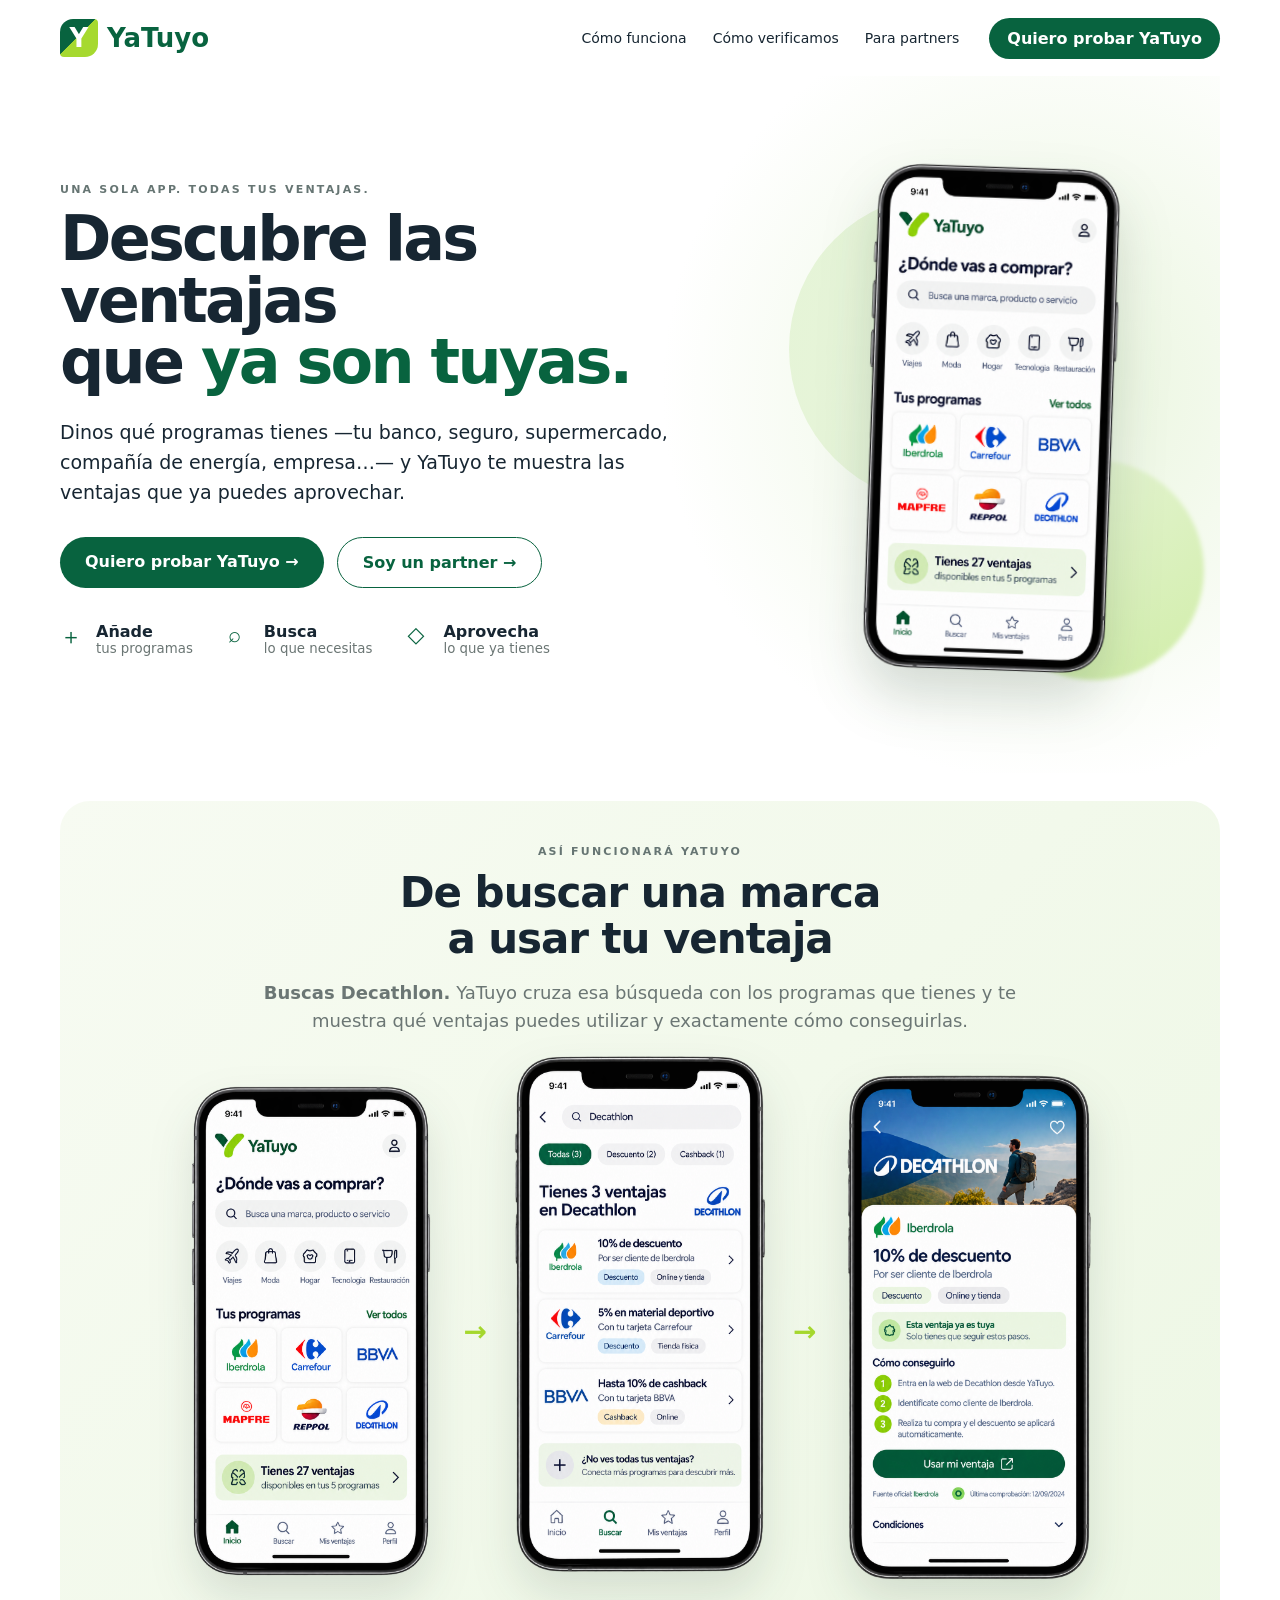
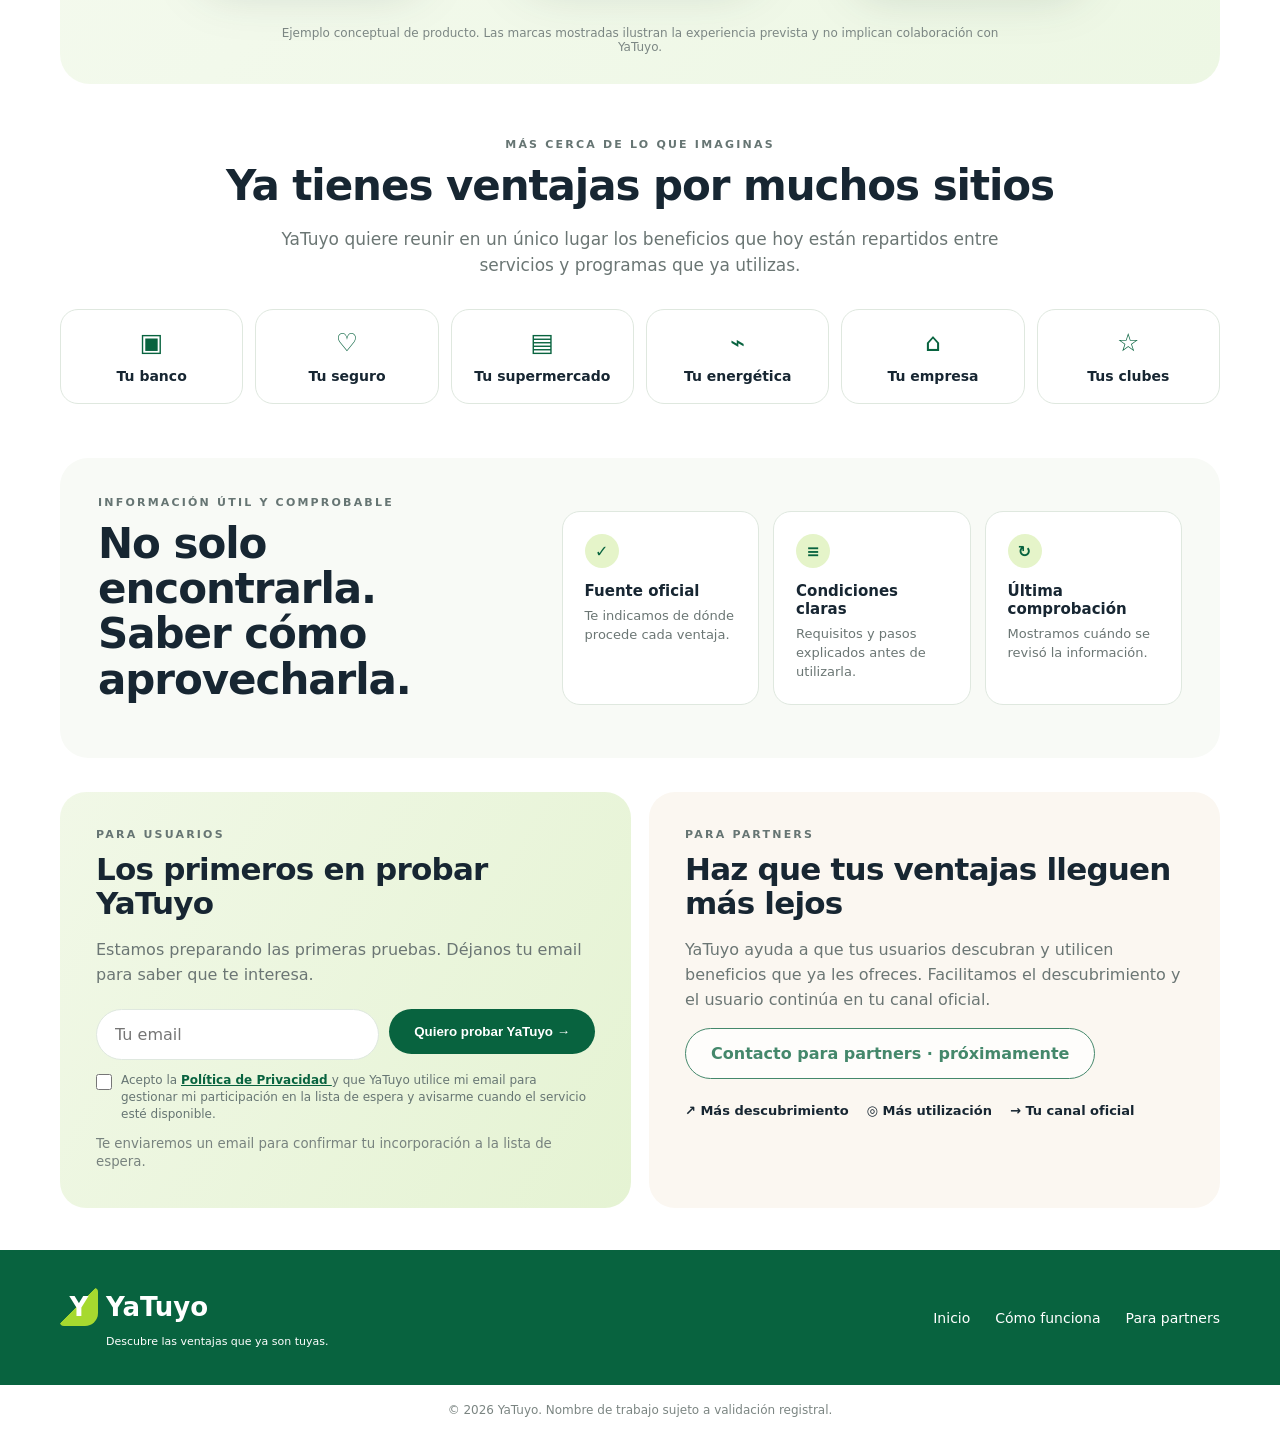
<file: index.html>
<!doctype html>
<html lang="es">
<head>
<meta charset="utf-8">
<meta name="viewport" content="width=device-width,initial-scale=1">
<title>YaTuyo — Descubre las ventajas que ya son tuyas</title>
<meta name="description" content="Dinos qué programas tienes y descubre las ventajas que ya puedes aprovechar.">
<link rel="stylesheet" href="styles.css">
</head>
<body>
<header class="nav wrap">
  <a class="brand" href="#inicio" aria-label="YaTuyo inicio"><span class="mark">Y</span><b>YaTuyo</b></a>
  <nav><a href="#como">Cómo funciona</a><a href="#confianza">Cómo verificamos</a><a href="#partners">Para partners</a></nav>
  <a class="btn small" href="#probar">Quiero probar YaTuyo</a>
</header>

<main id="inicio">
<section class="hero wrap">
  <div class="hero-copy">
    <div class="eyebrow">UNA SOLA APP. TODAS TUS VENTAJAS.</div>
    <h1>Descubre las ventajas<br>que <span>ya son tuyas.</span></h1>
    <p>Dinos qué programas tienes —tu banco, seguro, supermercado, compañía de energía, empresa…— y YaTuyo te muestra las ventajas que ya puedes aprovechar.</p>
    <div class="actions">
      <a class="btn" href="#probar">Quiero probar YaTuyo →</a>
      <a class="btn ghost" href="#partners">Soy un partner →</a>
    </div>
    <div class="mini">
      <div><span>＋</span><b>Añade</b><small>tus programas</small></div>
      <div><span>⌕</span><b>Busca</b><small>lo que necesitas</small></div>
      <div><span>◇</span><b>Aprovecha</b><small>lo que ya tienes</small></div>
    </div>
  </div>
  <div class="hero-visual">
    <img src="screen-home.png" alt="Pantalla conceptual de YaTuyo">
  </div>
</section>

<section id="como" class="flow wrap section">
  <div class="flow-copy">
    <div class="eyebrow">ASÍ FUNCIONARÁ YATUYO</div>
    <h2>De buscar una marca<br>a usar tu ventaja</h2>
    <p><strong>Buscas Decathlon.</strong> YaTuyo cruza esa búsqueda con los programas que tienes y te muestra qué ventajas puedes utilizar y exactamente cómo conseguirlas.</p>
  </div>
  <div class="flow-devices">
    <figure><img src="screen-home.png" alt="Inicio de YaTuyo"></figure>
    <span>→</span>
    <figure class="featured"><img src="screen-results.png" alt="Resultados de ventajas"></figure>
    <span>→</span>
    <figure><img src="screen-detail.png" alt="Detalle de una ventaja"></figure>
  </div>
  <div class="flow-dots" aria-label="Indicador de pantallas"><button class="active" aria-label="Pantalla 1"></button><button aria-label="Pantalla 2"></button><button aria-label="Pantalla 3"></button></div>
  <p class="concept-note">Ejemplo conceptual de producto. Las marcas mostradas ilustran la experiencia prevista y no implican colaboración con YaTuyo.</p>
</section>

<section class="sources wrap section">
  <div class="eyebrow">MÁS CERCA DE LO QUE IMAGINAS</div>
  <h2>Ya tienes ventajas por muchos sitios</h2>
  <p class="lead">YaTuyo quiere reunir en un único lugar los beneficios que hoy están repartidos entre servicios y programas que ya utilizas.</p>
  <div class="source-grid">
    <div><span>▣</span><b>Tu banco</b></div>
    <div><span>♡</span><b>Tu seguro</b></div>
    <div><span>▤</span><b>Tu supermercado</b></div>
    <div><span>⌁</span><b>Tu energética</b></div>
    <div><span>⌂</span><b>Tu empresa</b></div>
    <div><span>☆</span><b>Tus clubes</b></div>
  </div>
</section>

<section id="confianza" class="trust wrap section">
  <div>
    <div class="eyebrow">INFORMACIÓN ÚTIL Y COMPROBABLE</div>
    <h2>No solo encontrarla.<br>Saber cómo aprovecharla.</h2>
  </div>
  <div class="trust-grid">
    <article><span>✓</span><h3>Fuente oficial</h3><p>Te indicamos de dónde procede cada ventaja.</p></article>
    <article><span>≡</span><h3>Condiciones claras</h3><p>Requisitos y pasos explicados antes de utilizarla.</p></article>
    <article><span>↻</span><h3>Última comprobación</h3><p>Mostramos cuándo se revisó la información.</p></article>
  </div>
</section>

<section class="dual wrap section">
  <article id="probar" class="signup">
    <div class="eyebrow">PARA USUARIOS</div>
    <h2>Los primeros en probar YaTuyo</h2>
    <p>Estamos preparando las primeras pruebas. Déjanos tu email para saber que te interesa.</p>
    <form
  id="waitlist"
  method="POST"
  action="https://1235cb4b.sibforms.com/serve/[base64]"
>
  <input
    type="email"
    id="EMAIL"
    name="EMAIL"
    required
    placeholder="Tu email"
    aria-label="Tu email"
    autocomplete="email"
  >

  <label class="waitlist-consent">
    <input
      type="checkbox"
      id="OPT_IN"
      name="OPT_IN"
      value="1"
      required
    >
    <span>
      Acepto la
      <a href="/privacidad.html" target="_blank" rel="noopener noreferrer">
        Política de Privacidad
      </a>
      y que YaTuyo utilice mi email para gestionar mi participación en la
      lista de espera y avisarme cuando el servicio esté disponible.
    </span>
  </label>

  <input
    type="text"
    name="email_address_check"
    value=""
    class="brevo-honeypot"
    tabindex="-1"
    autocomplete="off"
    aria-hidden="true"
  >

  <input type="hidden" name="locale" value="es">
  <input type="hidden" name="html_type" value="simple">

  <button class="btn" type="submit">
    Quiero probar YaTuyo →
  </button>
</form>

<small>
  Te enviaremos un email para confirmar tu incorporación a la lista de espera.
</small>
  </article>

  <article id="partners" class="partner">
    <div class="eyebrow">PARA PARTNERS</div>
    <h2>Haz que tus ventajas lleguen más lejos</h2>
    <p>YaTuyo ayuda a que tus usuarios descubran y utilicen beneficios que ya les ofreces. Facilitamos el descubrimiento y el usuario continúa en tu canal oficial.</p>
    <a class="btn ghost disabled-contact" href="#partners" aria-disabled="true">Contacto para partners · próximamente</a>
    <div class="partner-points"><span>↗ Más descubrimiento</span><span>◎ Más utilización</span><span>→ Tu canal oficial</span></div>
  </article>
</section>
</main>

<footer>
  <div class="wrap foot">
    <div class="brand inverse"><span class="mark">Y</span><b>YaTuyo</b><small>Descubre las ventajas que ya son tuyas.</small></div>
    <nav><a href="#inicio">Inicio</a><a href="#como">Cómo funciona</a><a href="#partners">Para partners</a></nav>
  </div>
  <div class="legal">© 2026 YaTuyo. Nombre de trabajo sujeto a validación registral.</div>
</footer>
<script src="app.js"></script>
</body></html>
</file>
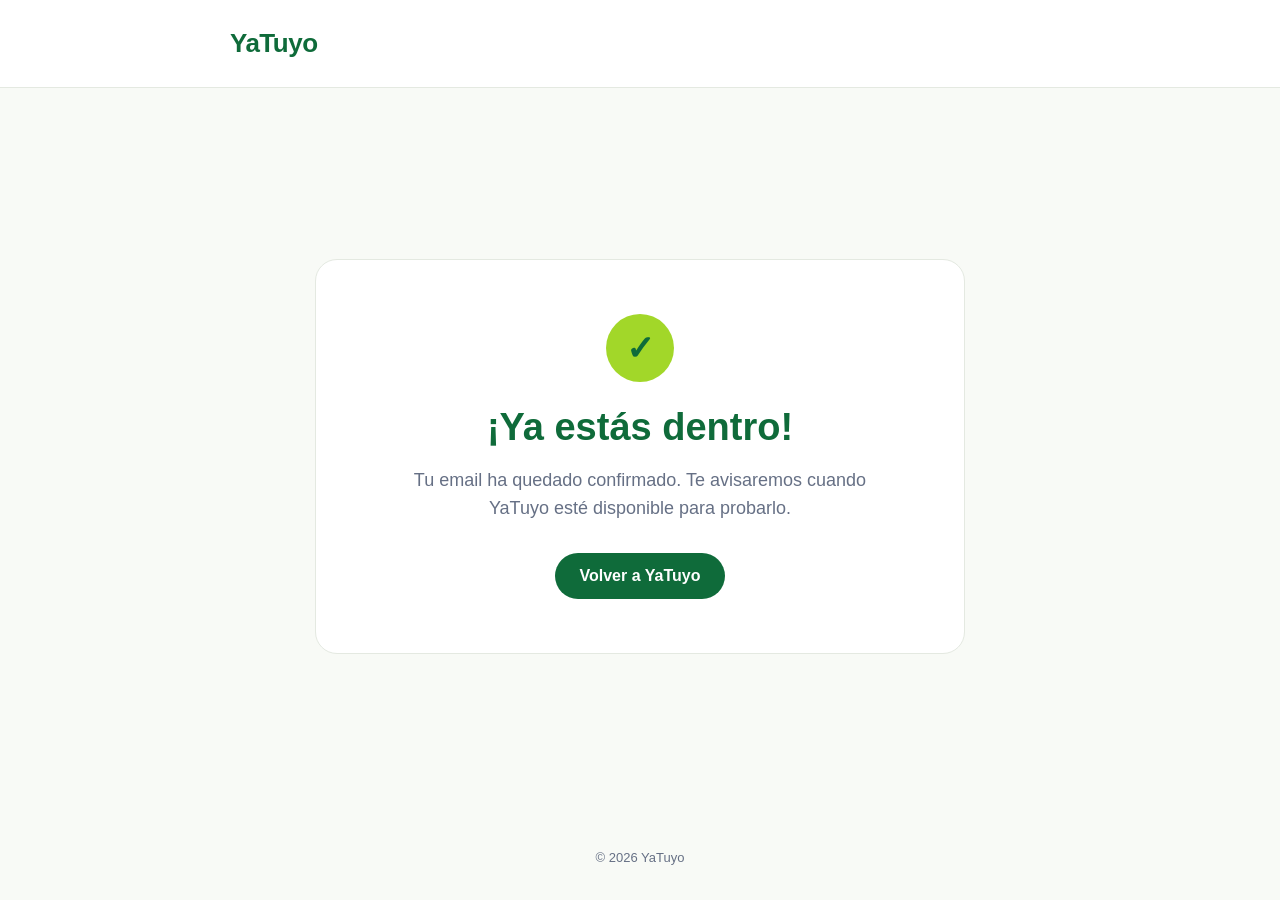
<file: confirmado.html>
<!DOCTYPE html>
<html lang="es">
<head>
  <meta charset="UTF-8">
  <meta name="viewport" content="width=device-width, initial-scale=1.0">

  <title>Suscripción confirmada | YaTuyo</title>
  <meta name="description" content="Tu suscripción a la lista de espera de YaTuyo ha sido confirmada.">

  <style>
    :root {
      --green: #0F6B3A;
      --lime: #A2D729;
      --background: #F8FAF6;
      --text: #1F2937;
      --muted: #667085;
      --border: #E4E9E1;
    }

    * {
      box-sizing: border-box;
    }

    body {
      margin: 0;
      min-height: 100vh;
      font-family: Inter, -apple-system, BlinkMacSystemFont, "Segoe UI",
        Roboto, Helvetica, Arial, sans-serif;
      background: var(--background);
      color: var(--text);
      display: flex;
      flex-direction: column;
    }

    .container {
      width: min(90%, 820px);
      margin: 0 auto;
    }

    header {
      padding: 28px 0;
      border-bottom: 1px solid var(--border);
      background: #fff;
    }

    .brand {
      display: inline-block;
      color: var(--green);
      font-size: 26px;
      font-weight: 800;
      text-decoration: none;
      letter-spacing: -0.5px;
    }

    main {
      flex: 1;
      display: flex;
      align-items: center;
      padding: 60px 0;
    }

    .confirmation {
      max-width: 650px;
      margin: 0 auto;
      padding: 54px 45px;
      background: #fff;
      border: 1px solid var(--border);
      border-radius: 22px;
      text-align: center;
    }

    .check {
      width: 68px;
      height: 68px;
      margin: 0 auto 24px;
      border-radius: 50%;
      background: var(--lime);
      color: var(--green);
      display: flex;
      align-items: center;
      justify-content: center;
      font-size: 34px;
      font-weight: 800;
    }

    h1 {
      margin: 0 0 16px;
      color: var(--green);
      font-size: 38px;
      line-height: 1.15;
    }

    p {
      margin: 0 auto;
      max-width: 500px;
      color: var(--muted);
      font-size: 18px;
      line-height: 1.6;
    }

    .button {
      display: inline-block;
      margin-top: 30px;
      padding: 14px 25px;
      border-radius: 999px;
      background: var(--green);
      color: #fff;
      font-weight: 700;
      text-decoration: none;
    }

    .button:hover {
      opacity: 0.92;
    }

    footer {
      padding: 25px 0 35px;
      text-align: center;
      color: var(--muted);
      font-size: 13px;
    }

    @media (max-width: 600px) {
      main {
        padding: 35px 0;
      }

      .confirmation {
        padding: 40px 22px;
      }

      h1 {
        font-size: 32px;
      }

      p {
        font-size: 16px;
      }
    }
  </style>
</head>

<body>

  <header>
    <div class="container">
      <a class="brand" href="/">YaTuyo</a>
    </div>
  </header>

  <main>
    <div class="container">
      <section class="confirmation">

        <div class="check">✓</div>

        <h1>¡Ya estás dentro!</h1>

        <p>
          Tu email ha quedado confirmado.
          Te avisaremos cuando YaTuyo esté disponible para probarlo.
        </p>

        <a class="button" href="/">
          Volver a YaTuyo
        </a>

      </section>
    </div>
  </main>

  <footer>
    <div class="container">
      © 2026 YaTuyo
    </div>
  </footer>

</body>
</html>
</file>
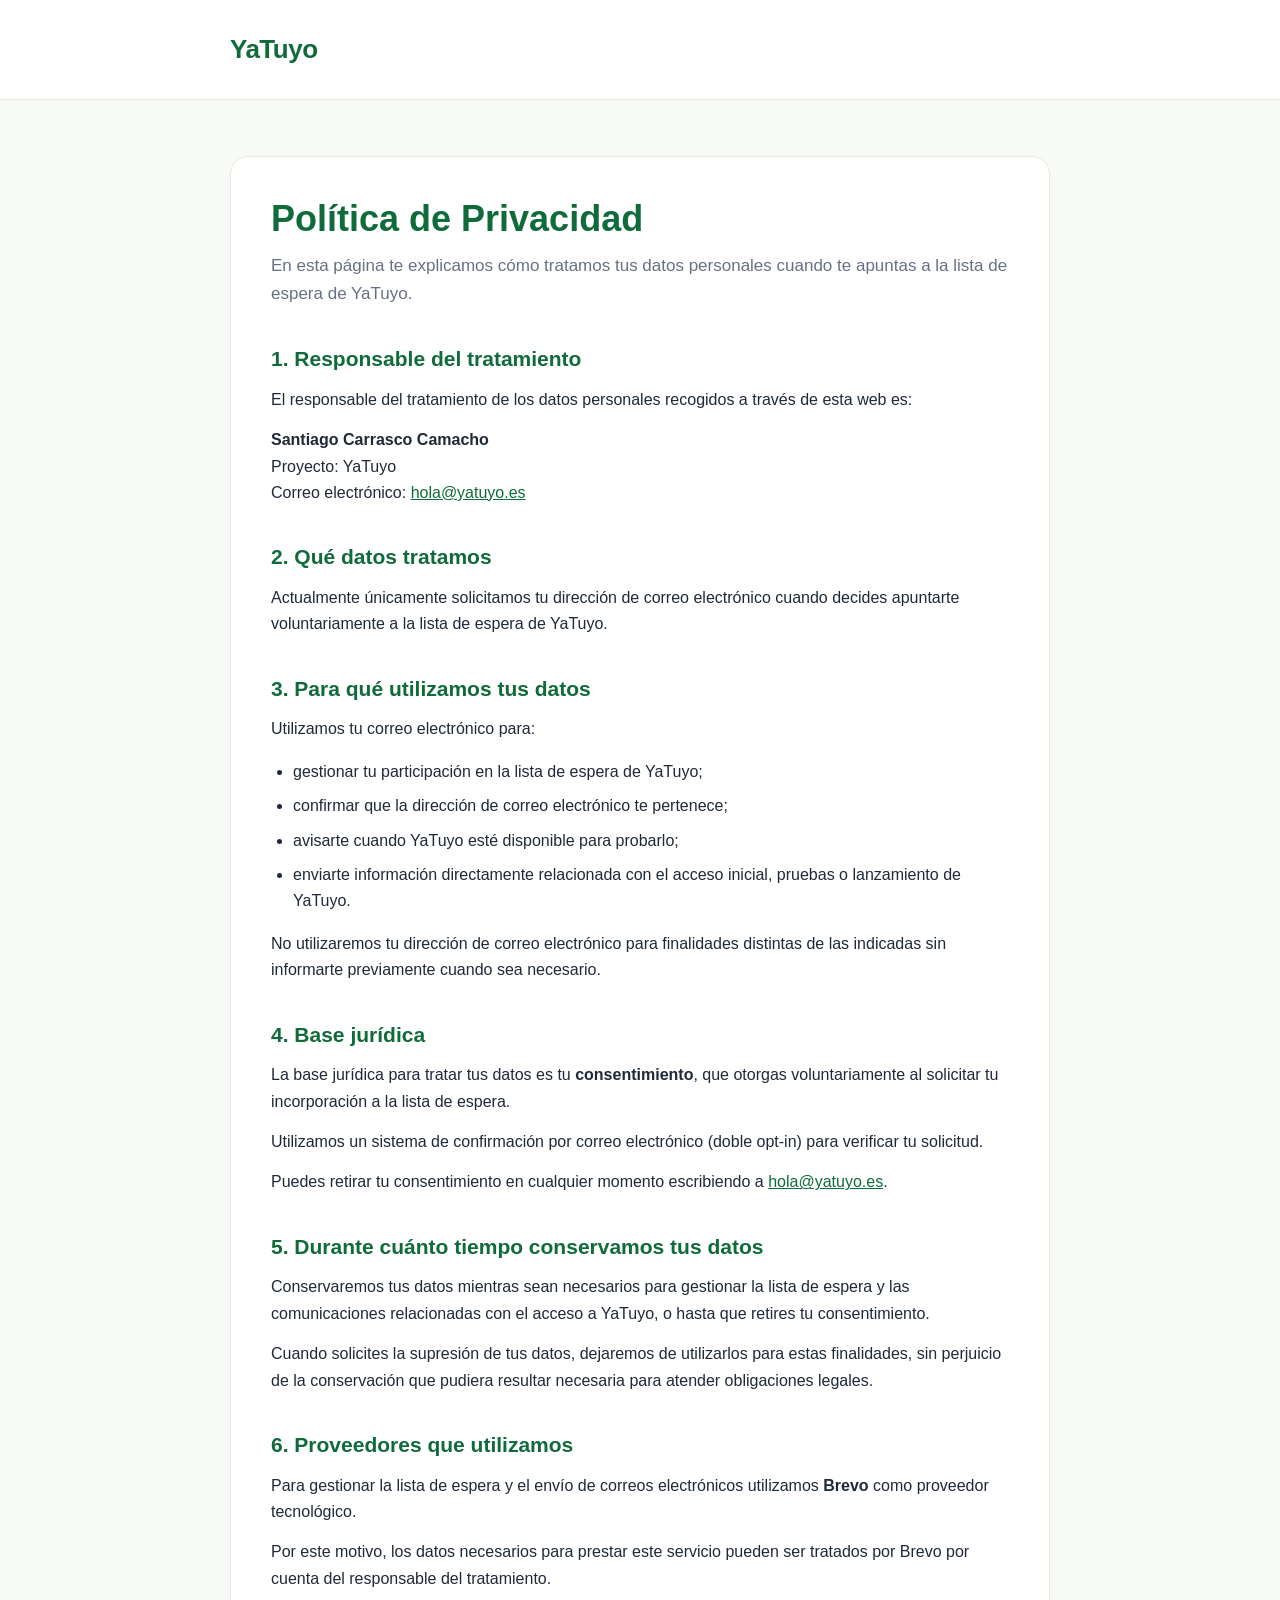
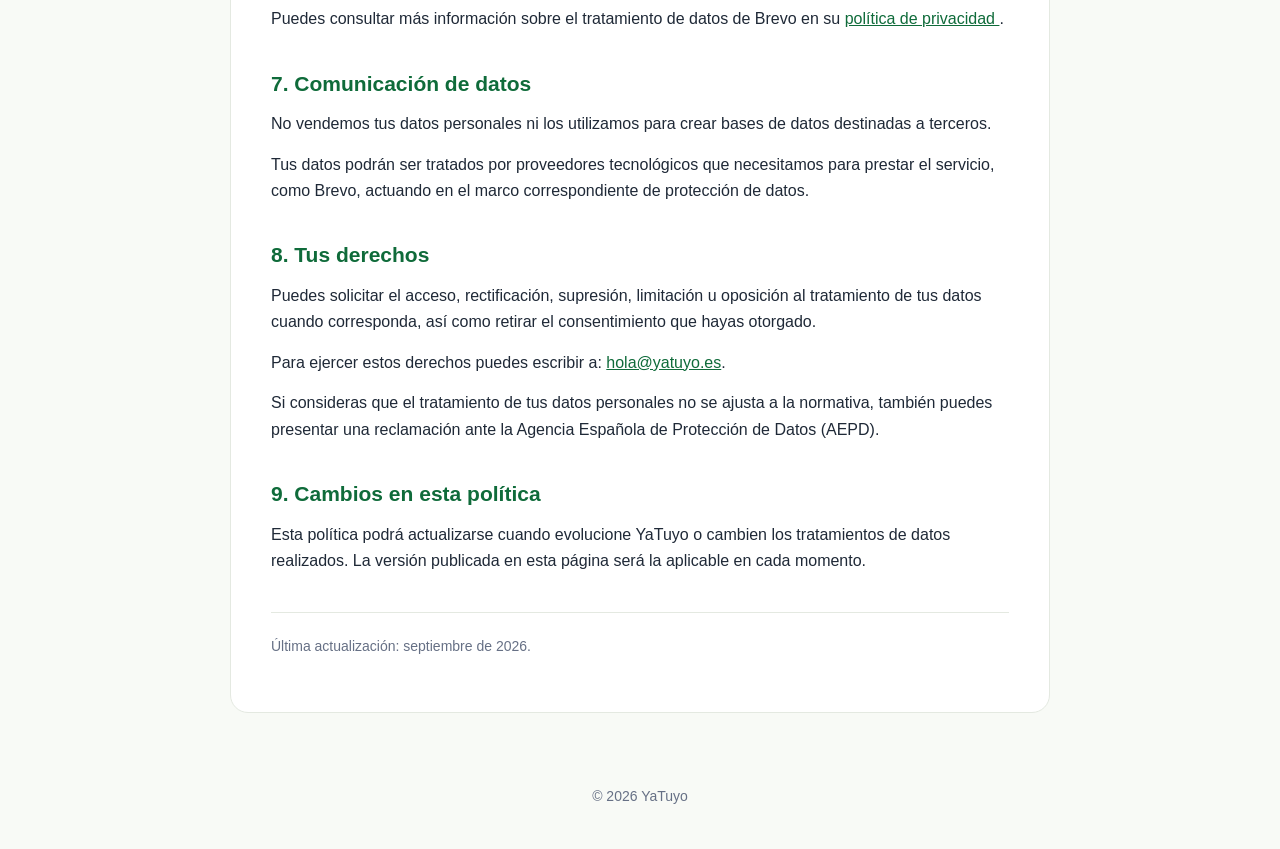
<file: privacidad.html>
<!DOCTYPE html>
<html lang="es">
<head>
  <meta charset="UTF-8">
  <meta name="viewport" content="width=device-width, initial-scale=1.0">

  <title>Política de Privacidad | YaTuyo</title>
  <meta name="description" content="Política de privacidad de YaTuyo. Información sobre el tratamiento de los datos personales de la lista de espera.">

  <style>
    :root {
      --green: #0F6B3A;
      --lime: #A2D729;
      --background: #F8FAF6;
      --text: #1F2937;
      --muted: #667085;
      --border: #E4E9E1;
    }

    * {
      box-sizing: border-box;
    }

    body {
      margin: 0;
      font-family: Inter, -apple-system, BlinkMacSystemFont, "Segoe UI",
        Roboto, Helvetica, Arial, sans-serif;
      background: var(--background);
      color: var(--text);
      line-height: 1.65;
    }

    .container {
      width: min(90%, 820px);
      margin: 0 auto;
    }

    header {
      padding: 28px 0;
      border-bottom: 1px solid var(--border);
      background: #fff;
    }

    .brand {
      display: inline-block;
      color: var(--green);
      font-size: 26px;
      font-weight: 800;
      text-decoration: none;
      letter-spacing: -0.5px;
    }

    main {
      padding: 56px 0 72px;
    }

    .privacy-card {
      background: #fff;
      border: 1px solid var(--border);
      border-radius: 18px;
      padding: 40px;
    }

    h1 {
      color: var(--green);
      font-size: 36px;
      line-height: 1.2;
      margin: 0 0 12px;
    }

    h2 {
      color: var(--green);
      font-size: 21px;
      margin-top: 34px;
      margin-bottom: 10px;
    }

    p {
      margin: 0 0 14px;
    }

    ul {
      padding-left: 22px;
    }

    li {
      margin-bottom: 8px;
    }

    a {
      color: var(--green);
    }

    .intro {
      color: var(--muted);
      font-size: 17px;
      margin-bottom: 30px;
    }

    .updated {
      margin-top: 38px;
      padding-top: 22px;
      border-top: 1px solid var(--border);
      color: var(--muted);
      font-size: 14px;
    }

    footer {
      padding: 0 0 40px;
      text-align: center;
      color: var(--muted);
      font-size: 14px;
    }

    @media (max-width: 600px) {
      main {
        padding-top: 30px;
      }

      .privacy-card {
        padding: 26px 20px;
      }

      h1 {
        font-size: 30px;
      }
    }
  </style>
</head>

<body>

  <header>
    <div class="container">
      <a class="brand" href="/">YaTuyo</a>
    </div>
  </header>

  <main>
    <div class="container">
      <article class="privacy-card">

        <h1>Política de Privacidad</h1>

        <p class="intro">
          En esta página te explicamos cómo tratamos tus datos personales
          cuando te apuntas a la lista de espera de YaTuyo.
        </p>

        <h2>1. Responsable del tratamiento</h2>

        <p>
          El responsable del tratamiento de los datos personales recogidos
          a través de esta web es:
        </p>

        <p>
          <strong>Santiago Carrasco Camacho</strong><br>
          Proyecto: YaTuyo<br>
          Correo electrónico:
          <a href="mailto:hola@yatuyo.es">hola@yatuyo.es</a>
        </p>

        <h2>2. Qué datos tratamos</h2>

        <p>
          Actualmente únicamente solicitamos tu dirección de correo
          electrónico cuando decides apuntarte voluntariamente a la lista
          de espera de YaTuyo.
        </p>

        <h2>3. Para qué utilizamos tus datos</h2>

        <p>Utilizamos tu correo electrónico para:</p>

        <ul>
          <li>gestionar tu participación en la lista de espera de YaTuyo;</li>
          <li>confirmar que la dirección de correo electrónico te pertenece;</li>
          <li>avisarte cuando YaTuyo esté disponible para probarlo;</li>
          <li>enviarte información directamente relacionada con el acceso inicial, pruebas o lanzamiento de YaTuyo.</li>
        </ul>

        <p>
          No utilizaremos tu dirección de correo electrónico para finalidades
          distintas de las indicadas sin informarte previamente cuando sea
          necesario.
        </p>

        <h2>4. Base jurídica</h2>

        <p>
          La base jurídica para tratar tus datos es tu
          <strong>consentimiento</strong>, que otorgas voluntariamente al
          solicitar tu incorporación a la lista de espera.
        </p>

        <p>
          Utilizamos un sistema de confirmación por correo electrónico
          (doble opt-in) para verificar tu solicitud.
        </p>

        <p>
          Puedes retirar tu consentimiento en cualquier momento escribiendo
          a <a href="mailto:hola@yatuyo.es">hola@yatuyo.es</a>.
        </p>

        <h2>5. Durante cuánto tiempo conservamos tus datos</h2>

        <p>
          Conservaremos tus datos mientras sean necesarios para gestionar la
          lista de espera y las comunicaciones relacionadas con el acceso a
          YaTuyo, o hasta que retires tu consentimiento.
        </p>

        <p>
          Cuando solicites la supresión de tus datos, dejaremos de utilizarlos
          para estas finalidades, sin perjuicio de la conservación que pudiera
          resultar necesaria para atender obligaciones legales.
        </p>

        <h2>6. Proveedores que utilizamos</h2>

        <p>
          Para gestionar la lista de espera y el envío de correos electrónicos
          utilizamos <strong>Brevo</strong> como proveedor tecnológico.
        </p>

        <p>
          Por este motivo, los datos necesarios para prestar este servicio
          pueden ser tratados por Brevo por cuenta del responsable del
          tratamiento.
        </p>

        <p>
          Puedes consultar más información sobre el tratamiento de datos de
          Brevo en su
          <a href="https://www.brevo.com/es/legal/privacypolicy/"
             target="_blank"
             rel="noopener noreferrer">
            política de privacidad
          </a>.
        </p>

        <h2>7. Comunicación de datos</h2>

        <p>
          No vendemos tus datos personales ni los utilizamos para crear bases
          de datos destinadas a terceros.
        </p>

        <p>
          Tus datos podrán ser tratados por proveedores tecnológicos que
          necesitamos para prestar el servicio, como Brevo, actuando en el
          marco correspondiente de protección de datos.
        </p>

        <h2>8. Tus derechos</h2>

        <p>
          Puedes solicitar el acceso, rectificación, supresión, limitación u
          oposición al tratamiento de tus datos cuando corresponda, así como
          retirar el consentimiento que hayas otorgado.
        </p>

        <p>
          Para ejercer estos derechos puedes escribir a:
          <a href="mailto:hola@yatuyo.es">hola@yatuyo.es</a>.
        </p>

        <p>
          Si consideras que el tratamiento de tus datos personales no se
          ajusta a la normativa, también puedes presentar una reclamación ante
          la Agencia Española de Protección de Datos (AEPD).
        </p>

        <h2>9. Cambios en esta política</h2>

        <p>
          Esta política podrá actualizarse cuando evolucione YaTuyo o cambien
          los tratamientos de datos realizados. La versión publicada en esta
          página será la aplicable en cada momento.
        </p>

        <p class="updated">
          Última actualización: septiembre de 2026.
        </p>

      </article>
    </div>
  </main>

  <footer>
    <div class="container">
      © 2026 YaTuyo
    </div>
  </footer>

</body>
</html>
</file>
<file: styles.css>
:root{--g:#08633f;--lime:#a6d92f;--ink:#172632;--muted:#6b7674;--soft:#f2f8ea;--line:#dfe8df;--warm:#fbf7f1}
*{box-sizing:border-box}html{scroll-behavior:smooth}body{margin:0;font-family:Inter,ui-sans-serif,system-ui,-apple-system,"Segoe UI",sans-serif;color:var(--ink);background:#fff}.wrap{width:min(1160px,92vw);margin:auto}
.nav{height:76px;display:flex;align-items:center;gap:30px}.brand{display:flex;align-items:center;gap:9px;color:var(--g);text-decoration:none;font-size:26px}.mark{display:grid;place-items:center;width:38px;height:38px;border-radius:13px 4px 13px 4px;background:linear-gradient(135deg,var(--g) 46%,var(--lime) 47%);color:#fff;font-weight:900}.nav nav{display:flex;gap:26px;margin-left:auto}.nav nav a,.foot a{color:inherit;text-decoration:none;font-size:14px}
.btn{display:inline-block;border:0;border-radius:999px;background:var(--g);color:#fff;text-decoration:none;padding:15px 25px;font-weight:750;cursor:pointer}.btn.small{padding:11px 18px}.btn.ghost{background:#fff;color:var(--g);border:1.5px solid var(--g)}
.eyebrow{letter-spacing:.2em;font-size:11px;font-weight:800;color:#667573;margin-bottom:12px}
.hero{min-height:650px;display:grid;grid-template-columns:1.08fr .78fr;gap:70px;align-items:center;padding:48px 0 58px;background:radial-gradient(circle at 86% 45%,#e9f5dd 0,transparent 37%)}.hero h1{font-size:62px;line-height:.99;letter-spacing:-.045em;margin:0 0 25px}.hero h1 span{color:var(--g)}.hero-copy>p{font-size:19px;line-height:1.58;max-width:650px}.actions{display:flex;gap:13px;margin:30px 0 34px}.mini{display:flex;gap:35px}.mini div{display:grid;grid-template-columns:28px auto;column-gap:8px}.mini span{grid-row:1/3;color:var(--g);font-size:22px}.mini small{grid-column:2;color:var(--muted)}
.hero-visual{position:relative;justify-self:center;width:min(315px,100%);padding:18px}.hero-visual:before,.hero-visual:after{content:"";position:absolute;border-radius:50%;z-index:-1}.hero-visual:before{width:310px;height:310px;background:#e4f4d5;left:-45px;top:70px}.hero-visual:after{width:220px;height:220px;background:#ccec9e;right:-55px;bottom:35px;filter:blur(2px)}.hero-visual img{display:block;width:100%;filter:drop-shadow(0 28px 26px #1534232b);transform:rotate(2deg)}
.section{margin-top:28px;margin-bottom:34px}.section h2{font-size:42px;line-height:1.08;letter-spacing:-.025em;margin:6px 0 18px}
.flow{border-radius:30px;background:linear-gradient(135deg,#f7fbf2,#edf7e4);padding:44px 48px 30px;overflow:hidden}.flow-copy{text-align:center;max-width:760px;margin:auto}.flow-copy p{font-size:18px;line-height:1.55;color:var(--muted)}.flow-devices{display:flex;justify-content:center;align-items:center;gap:18px;margin-top:28px}.flow-devices figure{margin:0;width:27%;max-width:270px;filter:drop-shadow(0 22px 22px #17302420)}.flow-devices figure.featured{width:29%;transform:translateY(-9px) scale(1.03)}.flow-devices img{width:100%;display:block}.flow-devices>span{font-size:28px;color:var(--lime);font-weight:900}.concept-note{text-align:center;color:#7c8784;font-size:12px;margin:25px auto 0;max-width:760px}
.sources{text-align:center;padding:20px 0}.sources .lead{max-width:720px;margin:0 auto 30px;color:var(--muted);font-size:17px;line-height:1.55}.source-grid{display:grid;grid-template-columns:repeat(6,1fr);gap:12px}.source-grid div{border:1px solid var(--line);border-radius:18px;padding:18px 10px;background:#fff}.source-grid span{display:block;color:var(--g);font-size:25px;margin-bottom:9px}.source-grid b{font-size:14px}
.trust{display:grid;grid-template-columns:.8fr 1.2fr;gap:50px;align-items:center;background:#f8faf6;border-radius:28px;padding:38px}.trust-grid{display:grid;grid-template-columns:repeat(3,1fr);gap:14px}.trust article{background:#fff;border:1px solid var(--line);border-radius:18px;padding:22px}.trust article>span{display:grid;place-items:center;width:34px;height:34px;border-radius:50%;background:#e5f4c9;color:var(--g);font-weight:900}.trust h3{font-size:15px;margin:14px 0 7px}.trust p{font-size:13px;line-height:1.45;color:var(--muted);margin:0}
.dual{display:grid;grid-template-columns:1fr 1fr;gap:18px}.dual article{border-radius:26px;padding:36px}.signup{background:linear-gradient(120deg,#f1f8e7,#e5f3d3)}.partner{background:var(--warm)}.dual h2{font-size:31px}.dual p{color:var(--muted);line-height:1.55}form{display:flex;gap:10px;margin:21px 0 11px}input{flex:1;min-width:0;border:1px solid var(--line);border-radius:999px;padding:15px 18px;font:inherit}.dual small{color:#78837f;line-height:1.4;display:block}.partner-points{display:flex;gap:18px;margin-top:24px;font-size:13px;font-weight:750;flex-wrap:wrap}.disabled-contact{opacity:.75;cursor:default}
footer{margin-top:42px;background:var(--g);color:#fff}.foot{min-height:135px;display:flex;align-items:center;justify-content:space-between}.inverse{color:#fff;display:grid;grid-template-columns:auto auto;column-gap:8px}.inverse small{grid-column:2;font-size:11px}.foot nav{display:flex;gap:25px}.legal{text-align:center;background:#fff;color:#7b8582;padding:18px;font-size:12px}
@media(max-width:820px){.nav nav{display:none}.nav .btn{margin-left:auto}.hero{grid-template-columns:1fr;padding-top:28px;gap:30px}.hero h1{font-size:47px}.hero-visual{width:min(310px,75vw)}.source-grid{grid-template-columns:repeat(3,1fr)}.trust{grid-template-columns:1fr}.dual{grid-template-columns:1fr}.foot{padding:30px 0;gap:25px;flex-direction:column}.foot nav{flex-wrap:wrap;justify-content:center}}
@media(max-width:520px){.nav{height:65px}.nav .btn.small{display:none}.hero{padding-bottom:42px}.hero h1{font-size:40px}.hero-copy>p{font-size:17px}.actions{flex-direction:column;text-align:center}.mini{gap:16px;display:grid;grid-template-columns:1fr 1fr}.hero-visual{width:min(282px,76vw);margin-top:4px}.hero-visual:before{width:260px;height:260px}.hero-visual:after{width:180px;height:180px}.section h2{font-size:33px}.flow{width:100%;border-radius:0;padding:38px 0 28px}.flow-copy{padding:0 6vw;text-align:left}.flow-copy p{font-size:16px}.flow-devices{justify-content:flex-start;overflow-x:auto;scroll-snap-type:x mandatory;padding:12px 18vw 16px;scrollbar-width:none}.flow-devices::-webkit-scrollbar{display:none}.flow-devices figure,.flow-devices figure.featured{flex:0 0 64vw;width:64vw;max-width:275px;transform:none;scroll-snap-align:center}.flow-devices>span{display:none}.concept-note{text-align:left;padding:0 6vw}.sources{padding:12px 0}.source-grid{grid-template-columns:repeat(2,1fr);gap:9px}.source-grid div{padding:15px 8px;border-radius:15px}.source-grid span{font-size:22px;margin-bottom:6px}.trust{width:100%;border-radius:0;padding:28px 6vw}.trust-grid{grid-template-columns:1fr}.dual article{padding:26px 22px}.flow-dots{display:flex}form{flex-direction:column}.partner-points{flex-direction:column;gap:8px}}

.flow-dots{display:none;justify-content:center;gap:8px;margin:2px 0 14px}.flow-dots button{width:8px;height:8px;padding:0;border:0;border-radius:50%;background:#cbd8cf;transition:.2s}.flow-dots button.active{background:var(--g);transform:scale(1.15)}

/* Waitlist */
#waitlist{
  align-items:flex-start;
  flex-wrap:wrap;
}

#waitlist > input[type="email"]{
  flex:1;
  min-width:220px;
}

.waitlist-consent{
  order:3;
  flex:0 0 100%;
  display:flex;
  align-items:flex-start;
  gap:9px;
  margin-top:2px;
  color:#667573;
  font-size:12px;
  line-height:1.45;
  cursor:pointer;
}

.waitlist-consent input[type="checkbox"]{
  flex:none;
  min-width:0;
  width:16px;
  height:16px;
  margin:2px 0 0;
  padding:0;
  accent-color:var(--g);
  cursor:pointer;
}

.waitlist-consent span{
  flex:1;
}

.waitlist-consent a{
  color:var(--g);
  font-weight:700;
}

.brevo-honeypot{
  position:absolute !important;
  left:-9999px !important;
  width:1px !important;
  height:1px !important;
  opacity:0 !important;
  pointer-events:none !important;
}

.waitlist-success{
  width:100%;
  padding:18px 20px;
  border:1px solid #cfe3b7;
  border-radius:16px;
  background:#fff;
  color:var(--ink);
}

.waitlist-success strong{
  display:block;
  margin-bottom:5px;
  color:var(--g);
  font-size:17px;
}

.waitlist-success span{
  display:block;
  color:var(--muted);
  font-size:14px;
  line-height:1.5;
}

#waitlist button:disabled{
  opacity:.7;
  cursor:wait;
}
</file>
